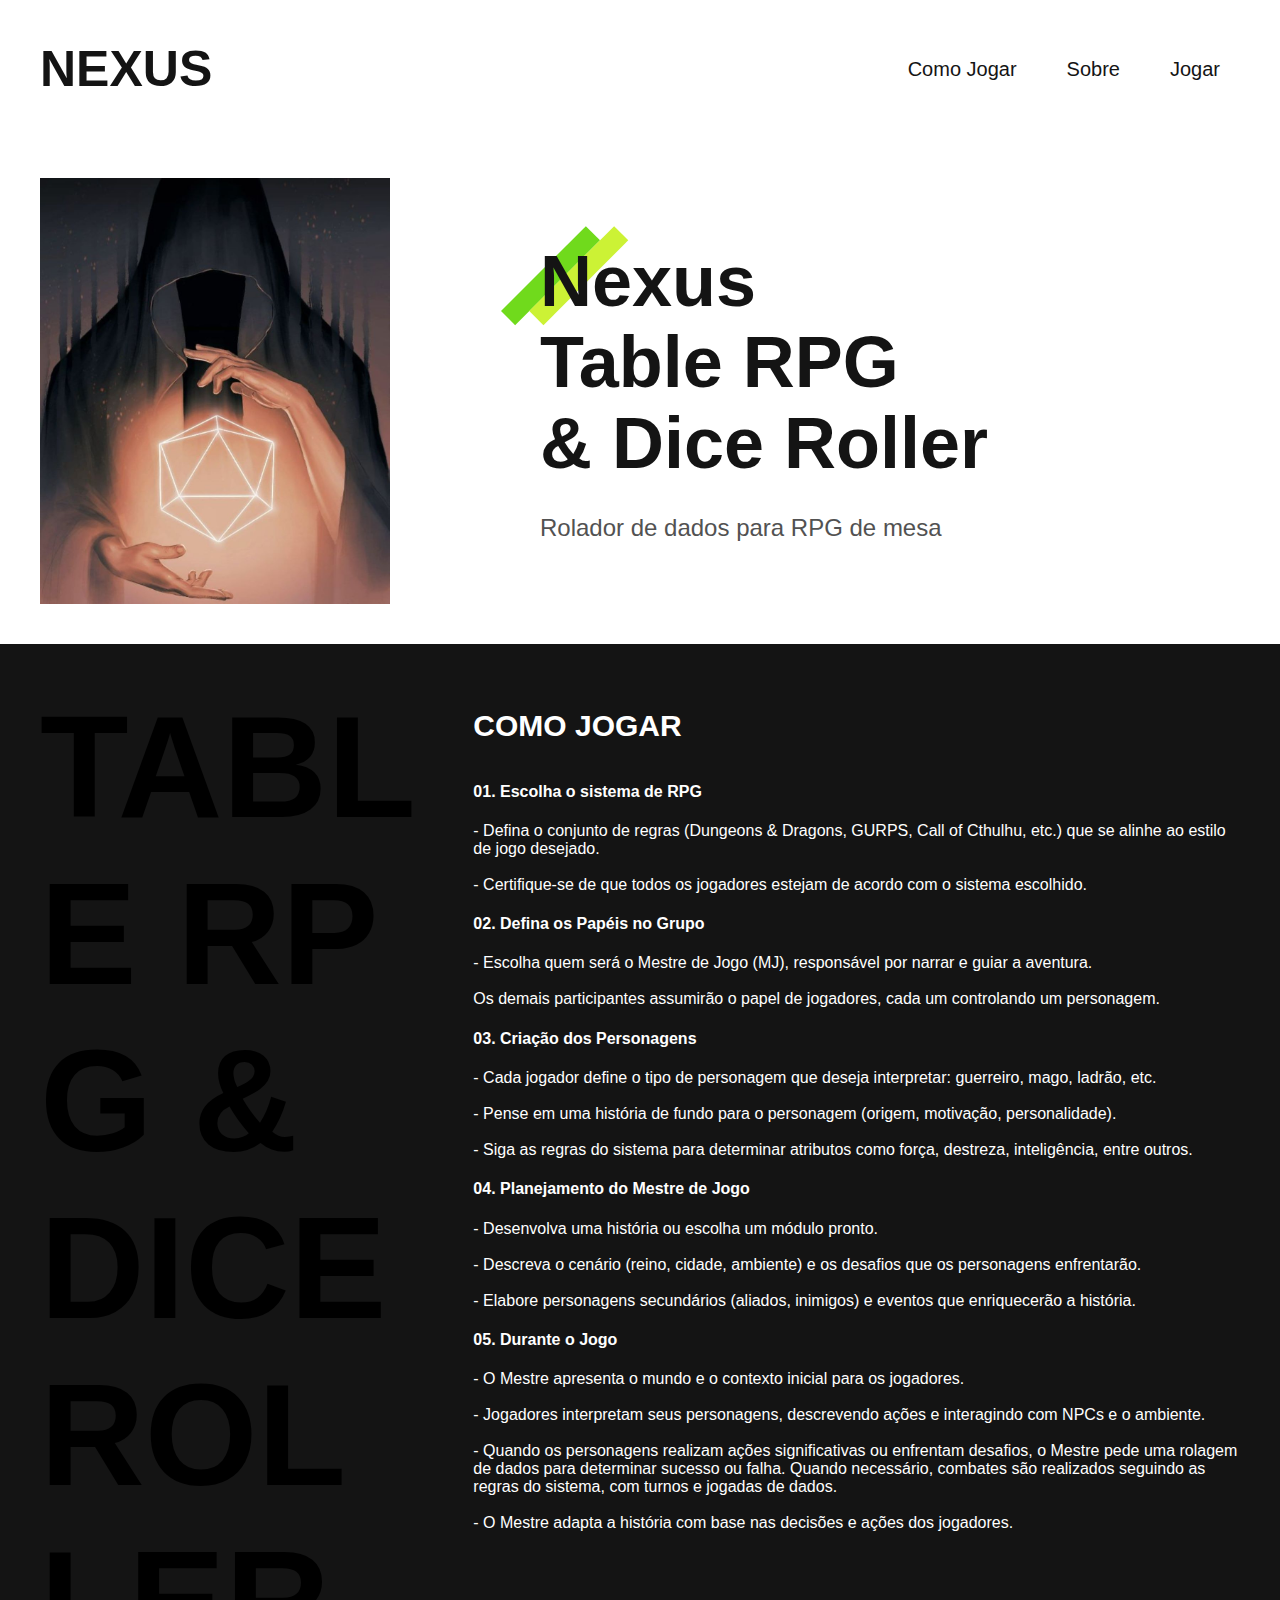
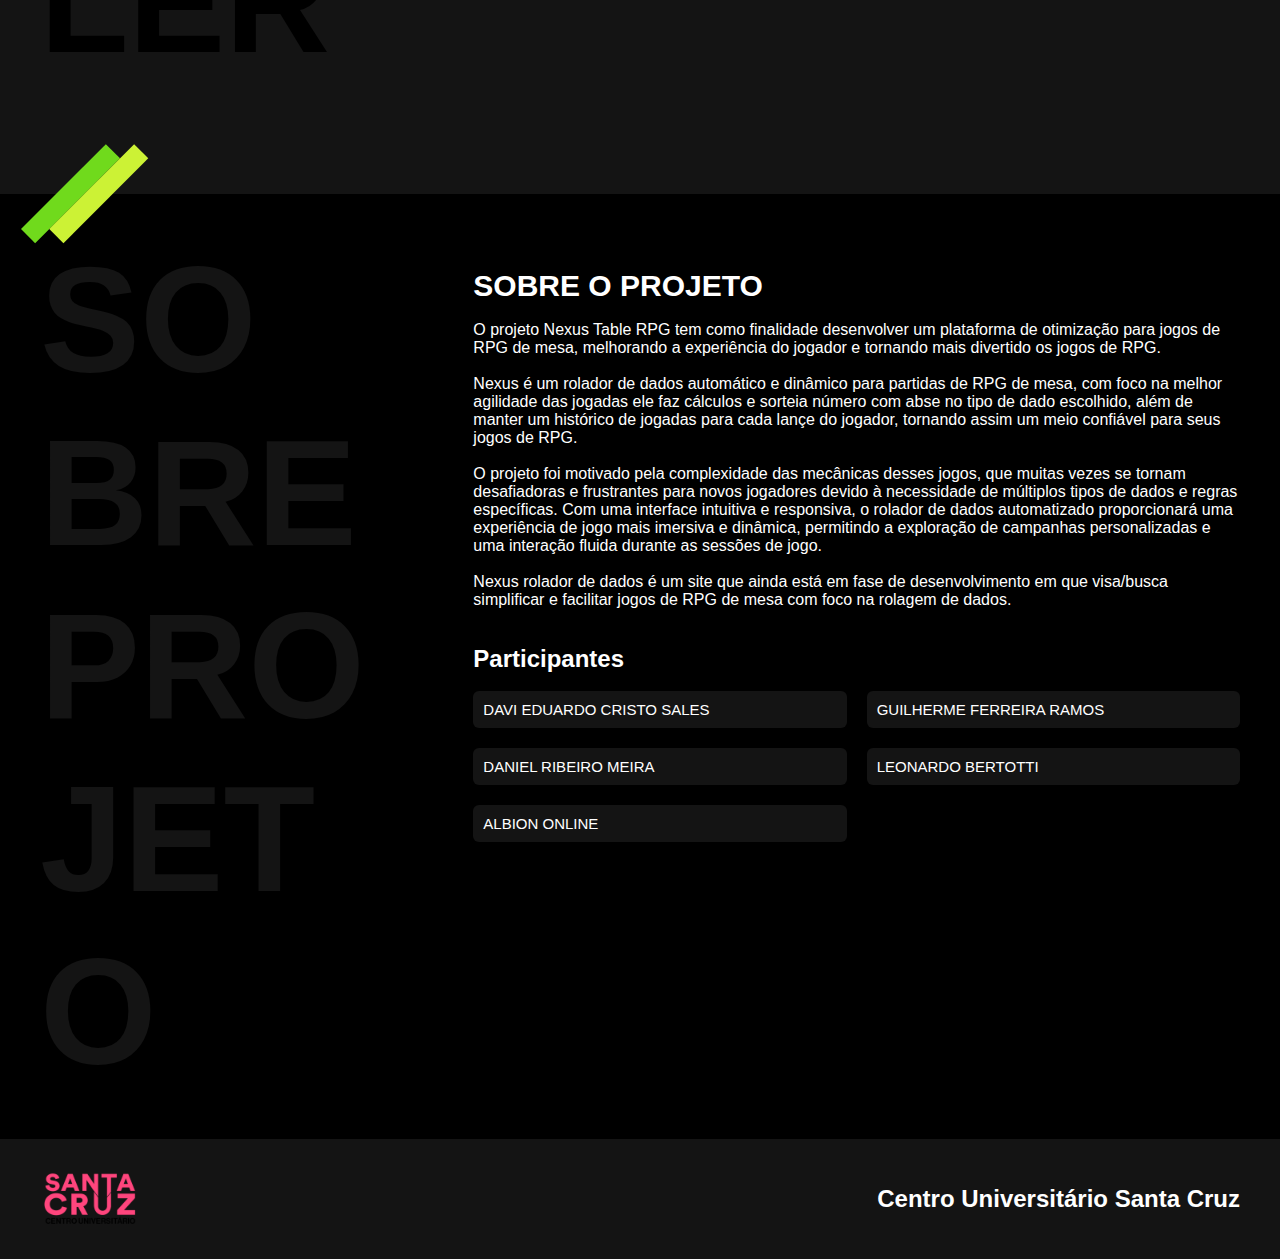
<file: telas/index.html>
<!DOCTYPE html>
<html lang="pt-br">

<head>
  <meta charset="UTF-8">
  <meta name="viewport" content="width=device-width, initial-scale=1.0">
  <link rel="stylesheet" href="../css/style.css">
  <link rel="shortcut icon" href="../img/Nexus-grande.jpg" type="image/x-icon">
  <title>Nexus Table RPG</title>
</head>

<body>
  <header class="header">
    <h1 class="logo">NEXUS</h1>
    <!-- <img src="./img/img/marca.svg" alt="Logo"> -->

    <nav>
      <ul class="header-menu">
        <li><a href="#como-jogar">Como Jogar</a></li>
        <li><a href="#sobre">Sobre</a></li>
        <li><a href="game.html">Jogar</a></li>
      </ul>
    </nav>
  </header>

  <div class="introducao">
    <img src="../img/teste.jpg" alt="Lobo">

    <div class="introducao-conteudo">
      <h1>Nexus<br> Table RPG <br>& Dice Roller</h1>
      <p>Rolador de dados para RPG de mesa</p>
    </div>
  </div>

  <div class="conteudo" id="como-jogar">
    <div class="conteudo-conteiner">
      <h2 class="subtitulo">Table rpg &<br> dice roller</h2><br>

      <div class="conteudo-texto">
        <h3>Como Jogar</h3><br>

        <ul>
          <h4>01. Escolha o sistema de RPG</h4>
          <li>- Defina o conjunto de regras (Dungeons & Dragons, GURPS, Call of Cthulhu, etc.) que se alinhe ao estilo de jogo desejado.</li><br>
          <li>- Certifique-se de que todos os jogadores estejam de acordo com o sistema escolhido.</li>
        </ul>

        <ul>
          <h4>02. Defina os Papéis no Grupo</h4>
          <li>- Escolha quem será o Mestre de Jogo (MJ), responsável por narrar e guiar a aventura.</li><br>
          <li>Os demais participantes assumirão o papel de jogadores, cada um controlando um personagem.</li>
        </ul>

        <ul>
          <h4>03. Criação dos Personagens</h4>
          <li>- Cada jogador define o tipo de personagem que deseja interpretar: guerreiro, mago, ladrão, etc.</li><br>
          <li>- Pense em uma história de fundo para o personagem (origem, motivação, personalidade).</li><br>
          <li>- Siga as regras do sistema para determinar atributos como força, destreza, inteligência, entre outros.</li>
        </ul>

        <ul>
          <h4>04. Planejamento do Mestre de Jogo</h4>
          <li>- Desenvolva uma história ou escolha um módulo pronto.</li><br>
          <li>- Descreva o cenário (reino, cidade, ambiente) e os desafios que os personagens enfrentarão.</li><br>
          <li>- Elabore personagens secundários (aliados, inimigos) e eventos que enriquecerão a história.</li>
        </ul>

        <ul>
          <h4>05. Durante o Jogo</h4>
          <li>- O Mestre apresenta o mundo e o contexto inicial para os jogadores.</li><br>
          <li>- Jogadores interpretam seus personagens, descrevendo ações e interagindo com NPCs e o ambiente.</li><br>
          <li>- Quando os personagens realizam ações significativas ou enfrentam desafios, o Mestre pede uma rolagem de dados para determinar sucesso ou falha. Quando necessário, combates são realizados seguindo as regras do sistema, com turnos e jogadas de dados.</li><br>
          <li>- O Mestre adapta a história com base nas decisões e ações dos jogadores.</li>
        </ul>
      </div>
    </div>
  </div>

  <div class="sobre" id="sobre">
    <div class="sobre-conteiner">
      <h2 class="sobre-subtitulo"> so<br>bre<br> pro<br>jeto</h2>

      <div class="sobre-texto">
        <h2 class="sobre-texto-subtitulo">Sobre o Projeto</h2><br>

        <p>
          O projeto Nexus Table RPG tem como finalidade desenvolver um plataforma de otimização para jogos de RPG de mesa, melhorando a experiência do jogador e tornando mais divertido os jogos de RPG.
          <br><br>

          Nexus é um rolador de dados automático e dinâmico para partidas de RPG de mesa, com foco na melhor agilidade das jogadas ele faz cálculos e sorteia número com abse no tipo de dado escolhido, além de manter um histórico de jogadas para cada lançe do jogador, tornando assim um meio confiável para seus jogos de RPG.
          <br><br>

          O projeto foi motivado pela complexidade das mecânicas desses jogos, que muitas vezes se tornam desafiadoras e frustrantes para novos jogadores devido à necessidade de múltiplos tipos de dados e regras específicas.
          Com uma interface intuitiva e responsiva, o rolador de dados automatizado proporcionará uma experiência de jogo mais imersiva e dinâmica, permitindo a exploração de campanhas personalizadas e uma interação fluida durante as sessões de jogo.
          <br><br>

          Nexus rolador de dados é um site que ainda está em fase de desenvolvimento em que visa/busca simplificar e facilitar jogos de RPG de mesa com foco na rolagem de dados.
          <br><br>
        </p><br>

        <h2>Participantes</h2><br>

        <div>
          <ul class="participantes">
            <li>Davi Eduardo Cristo Sales</li>
            <li>Guilherme Ferreira Ramos</li>
            <li>Daniel Ribeiro Meira</li>
            <li>Leonardo Bertotti</li>
            <li>Albion Online</li>
          </ul>
        </div>
      </div>

    </div>
  </div>

  <footer class="footer">
    <div class="footer-conteiner">
      <img src="../img/faculdade.png" alt="">

      <div>
        <h2>Centro Universitário Santa Cruz</h2>
      </div>
    </div>
  </footer>
</body>

</html>
</file>
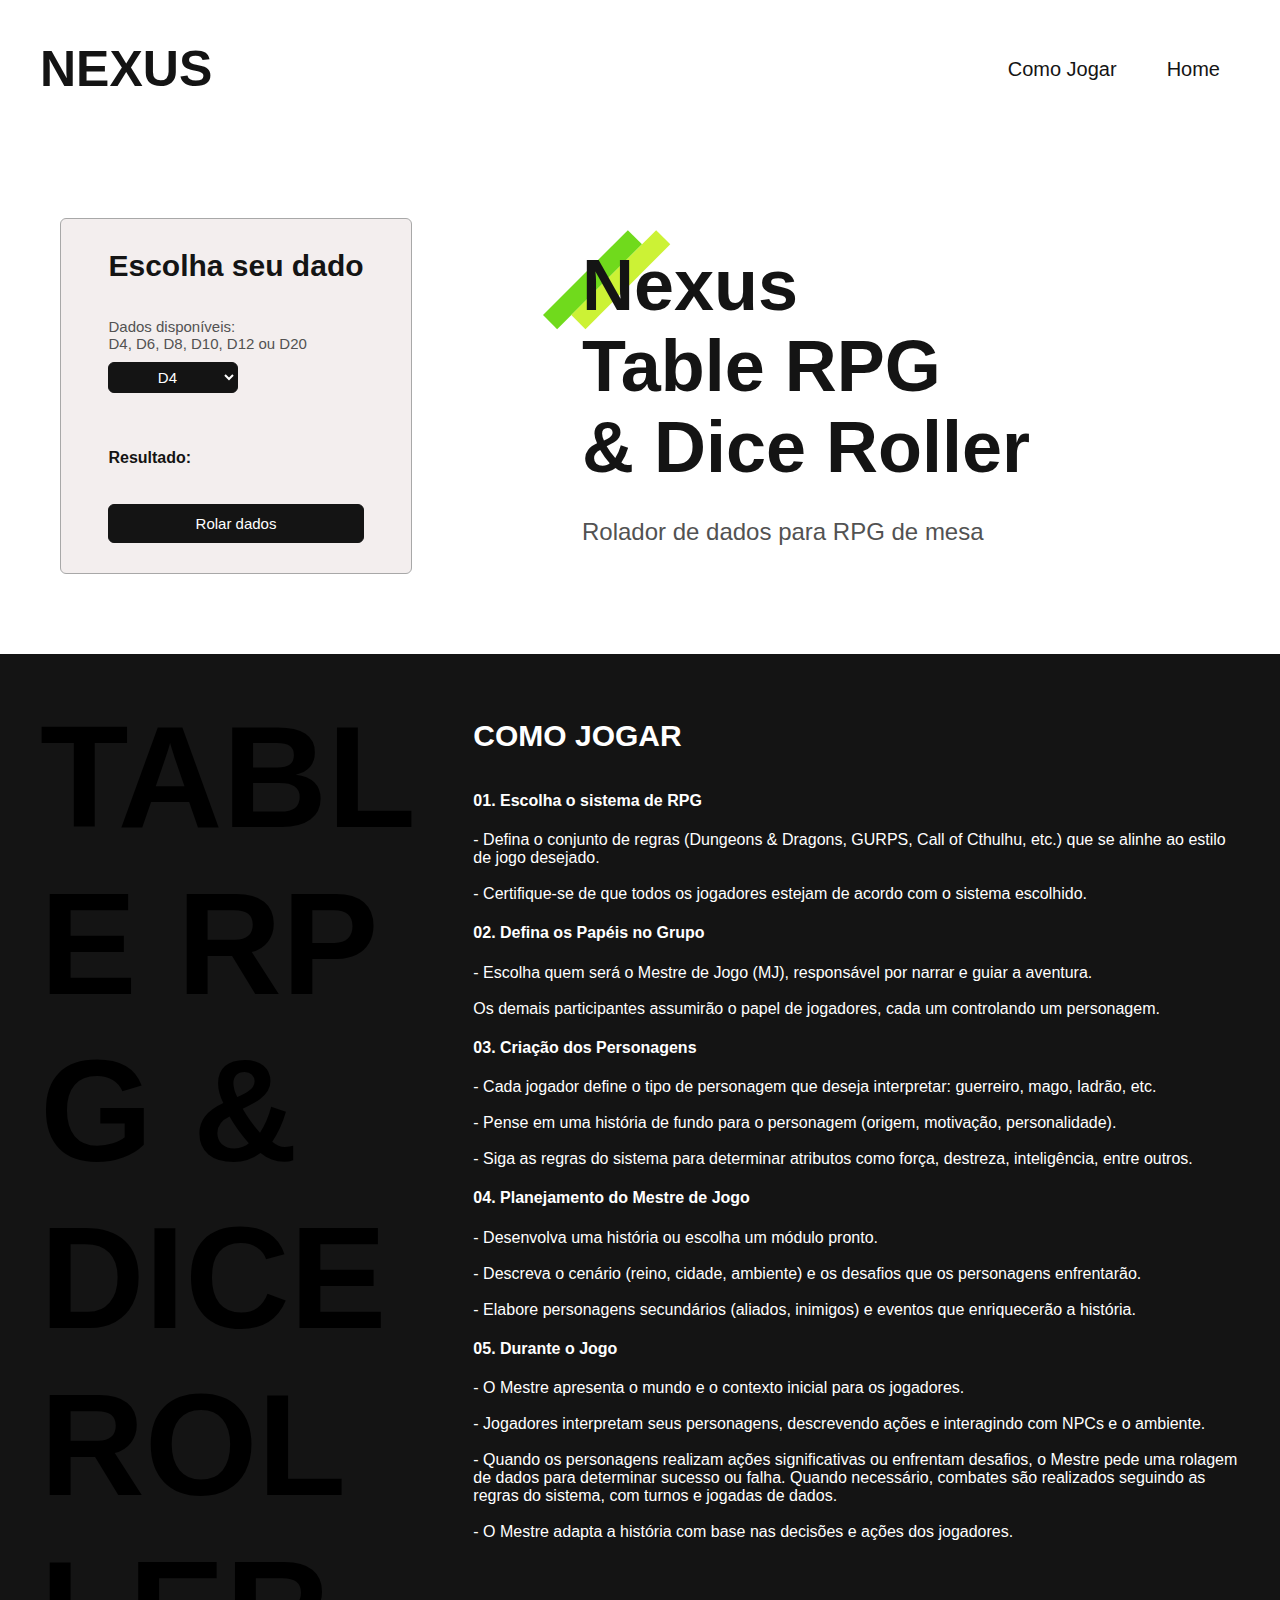
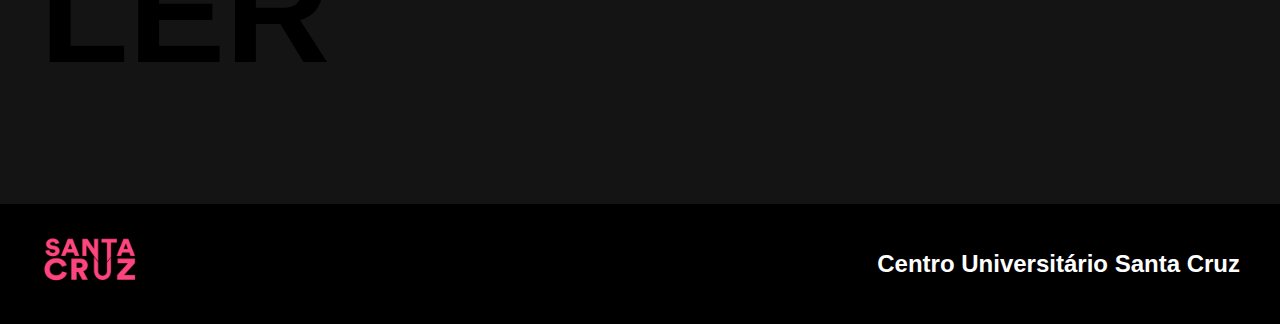
<file: telas/game.html>
<!DOCTYPE html>
<html lang="pt-br">

<head>
  <meta charset="UTF-8">
  <meta name="viewport" content="width=device-width, initial-scale=1.0">
  <link rel="stylesheet" href="../css/style.css">
  <link rel="shortcut icon" href="../img/Nexus-grande.jpg" type="image/x-icon">
  <title>Nexus Table RPG</title>
</head>

<body>
  <header class="header">
    <h1 class="logo"> <a href="index.html">NEXUS</a></h1>

    <nav>
      <ul class="header-menu">
        <li><a href="#como-jogar">Como Jogar</a></li>
        <li><a href="index.html">Home</a></li>
      </ul>
    </nav>
  </header>

  <div class="introducao">
    <main class="dado-main">
      <div class="dado-main-content">
        <h2 class="dado-titulo">Escolha seu dado</h2>

        <div class="dado-opcao">
          <p class="dado-subtitulo">Dados disponíveis: <br> D4, D6, D8, D10, D12 ou D20</p>

          <select name="dado" id="dado">
            <option value="4">D4</option>
            <option value="6">D6</option>
            <option value="8">D8</option>
            <option value="10">D10</option>
            <option value="12">D12</option>
            <option value="20">D20</option>
          </select>
        </div>

        <h4 id="resultado">Resultado: </h4>

        <button type="button" onclick="atchin()">Rolar dados</button>

      </div>

    </main>

    <div class="introducao-conteudo">
      <h1>Nexus<br> Table RPG <br>& Dice Roller</h1>
      <p>Rolador de dados para RPG de mesa</p>
    </div>
  </div>



  <script>
    function atchin() {
      const dadoSelecionado = document.getElementById("dado").value;
      const maximoDado = parseInt(dadoSelecionado, 10);
      const numeroSorteado = Math.floor(Math.random() * maximoDado) + 1;

      document.getElementById("resultado").textContent =
        "Resultado: Você rodou um D" + dadoSelecionado + " e tirou " + numeroSorteado;
    }
  </script>

  <div class="conteudo" id="como-jogar">
    <div class="conteudo-conteiner">
      <h2 class="subtitulo">Table rpg &<br> dice roller</h2><br>

      <div class="conteudo-texto">
        <h3>Como Jogar</h3><br>

        <ul>
          <h4>01. Escolha o sistema de RPG</h4>
          <li>- Defina o conjunto de regras (Dungeons & Dragons, GURPS, Call of Cthulhu, etc.) que se alinhe ao estilo de jogo desejado.</li><br>
          <li>- Certifique-se de que todos os jogadores estejam de acordo com o sistema escolhido.</li>
        </ul>

        <ul>
          <h4>02. Defina os Papéis no Grupo</h4>
          <li>- Escolha quem será o Mestre de Jogo (MJ), responsável por narrar e guiar a aventura.</li><br>
          <li>Os demais participantes assumirão o papel de jogadores, cada um controlando um personagem.</li>
        </ul>

        <ul>
          <h4>03. Criação dos Personagens</h4>
          <li>- Cada jogador define o tipo de personagem que deseja interpretar: guerreiro, mago, ladrão, etc.</li><br>
          <li>- Pense em uma história de fundo para o personagem (origem, motivação, personalidade).</li><br>
          <li>- Siga as regras do sistema para determinar atributos como força, destreza, inteligência, entre outros.</li>
        </ul>

        <ul>
          <h4>04. Planejamento do Mestre de Jogo</h4>
          <li>- Desenvolva uma história ou escolha um módulo pronto.</li><br>
          <li>- Descreva o cenário (reino, cidade, ambiente) e os desafios que os personagens enfrentarão.</li><br>
          <li>- Elabore personagens secundários (aliados, inimigos) e eventos que enriquecerão a história.</li>
        </ul>

        <ul>
          <h4>05. Durante o Jogo</h4>
          <li>- O Mestre apresenta o mundo e o contexto inicial para os jogadores.</li><br>
          <li>- Jogadores interpretam seus personagens, descrevendo ações e interagindo com NPCs e o ambiente.</li><br>
          <li>- Quando os personagens realizam ações significativas ou enfrentam desafios, o Mestre pede uma rolagem de dados para determinar sucesso ou falha. Quando necessário, combates são realizados seguindo as regras do sistema, com turnos e jogadas de dados.</li><br>
          <li>- O Mestre adapta a história com base nas decisões e ações dos jogadores.</li>
        </ul>
      </div>
    </div>

    <footer class="dado-footer">
      <div class="dado-footer-conteiner">
        <img src="../img/faculdade.png" alt="">

        <div>
          <h2>Centro Universitário Santa Cruz</h2>
        </div>
      </div>
    </footer>
</body>

</html>
</file>
<file: css/style.css>
@charset "UTF-08";

@import 'global.css';
@import 'header.css';
@import 'introducao.css';
@import 'conteudo.css';
@import 'sobre.css';
@import 'footer.css';
@import 'tela-game/dado-main.css';
@import 'tela-game/dado-footer.css';
</file>
